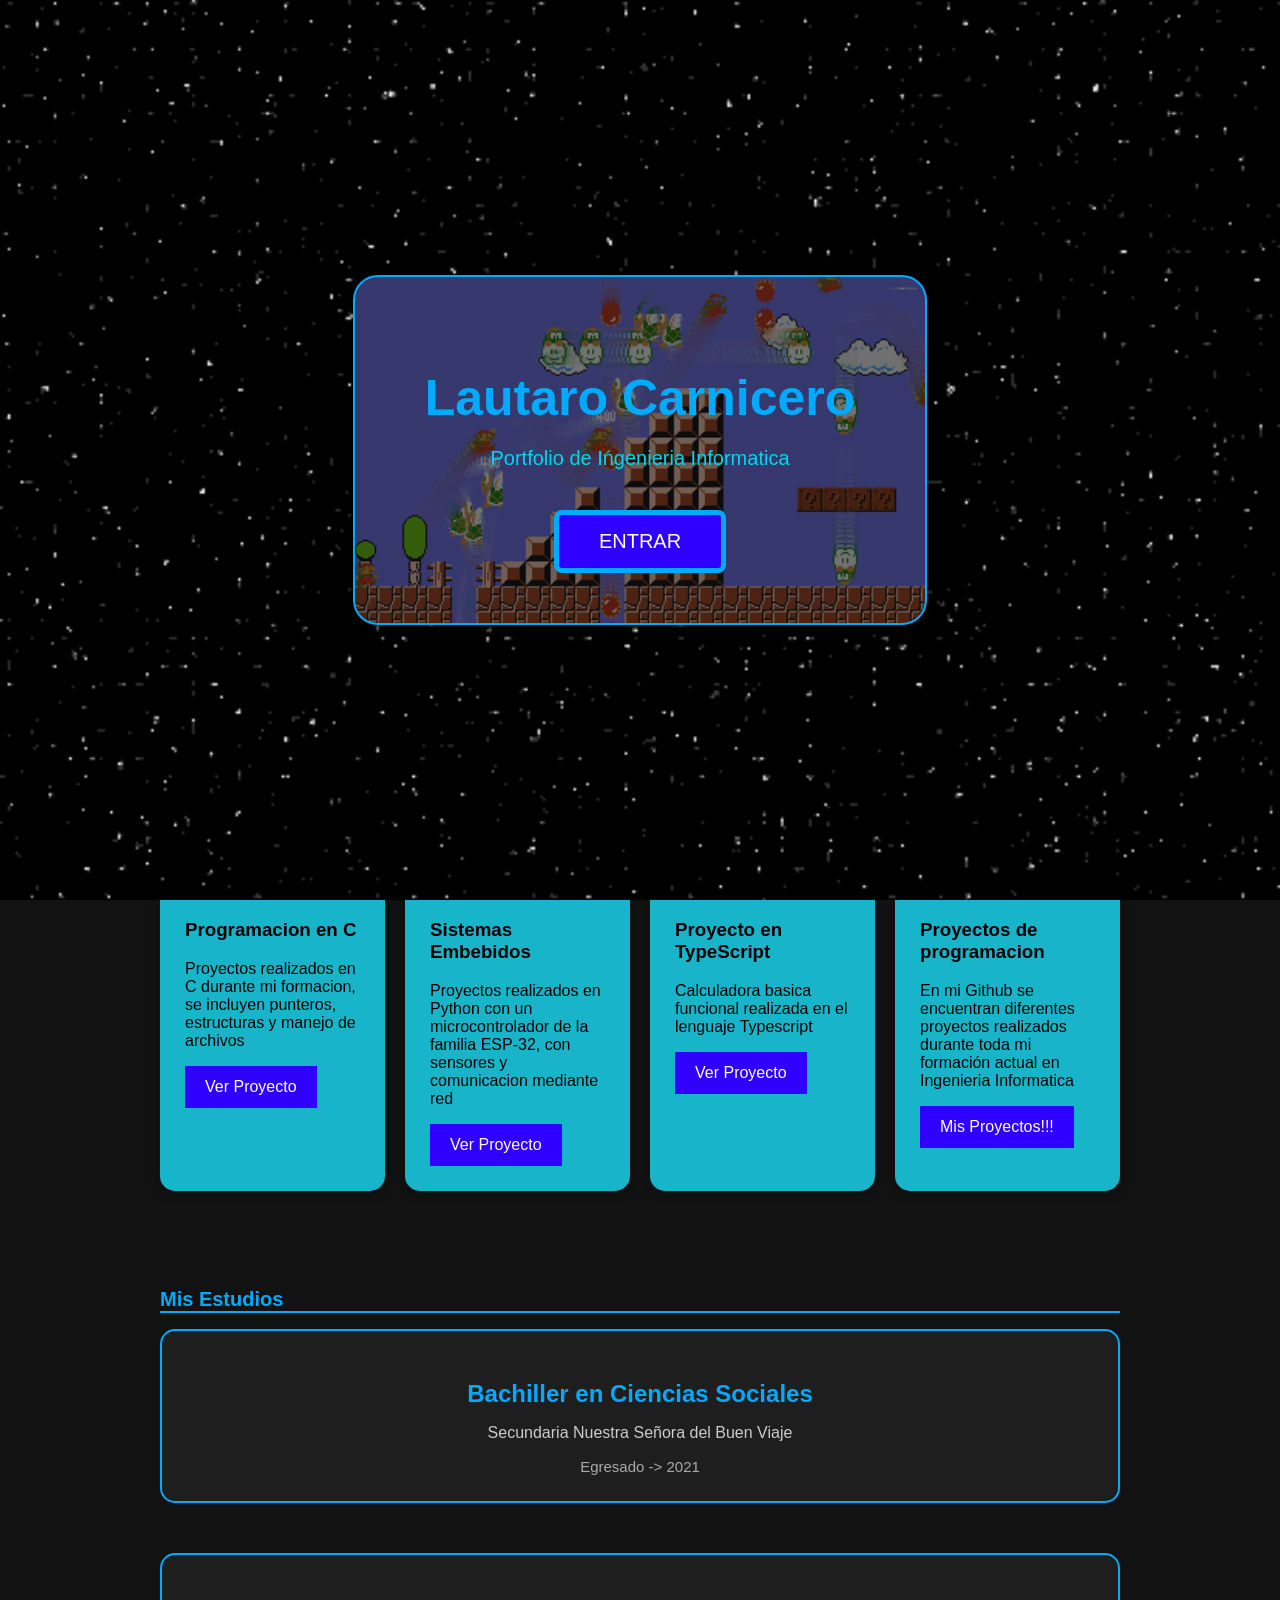
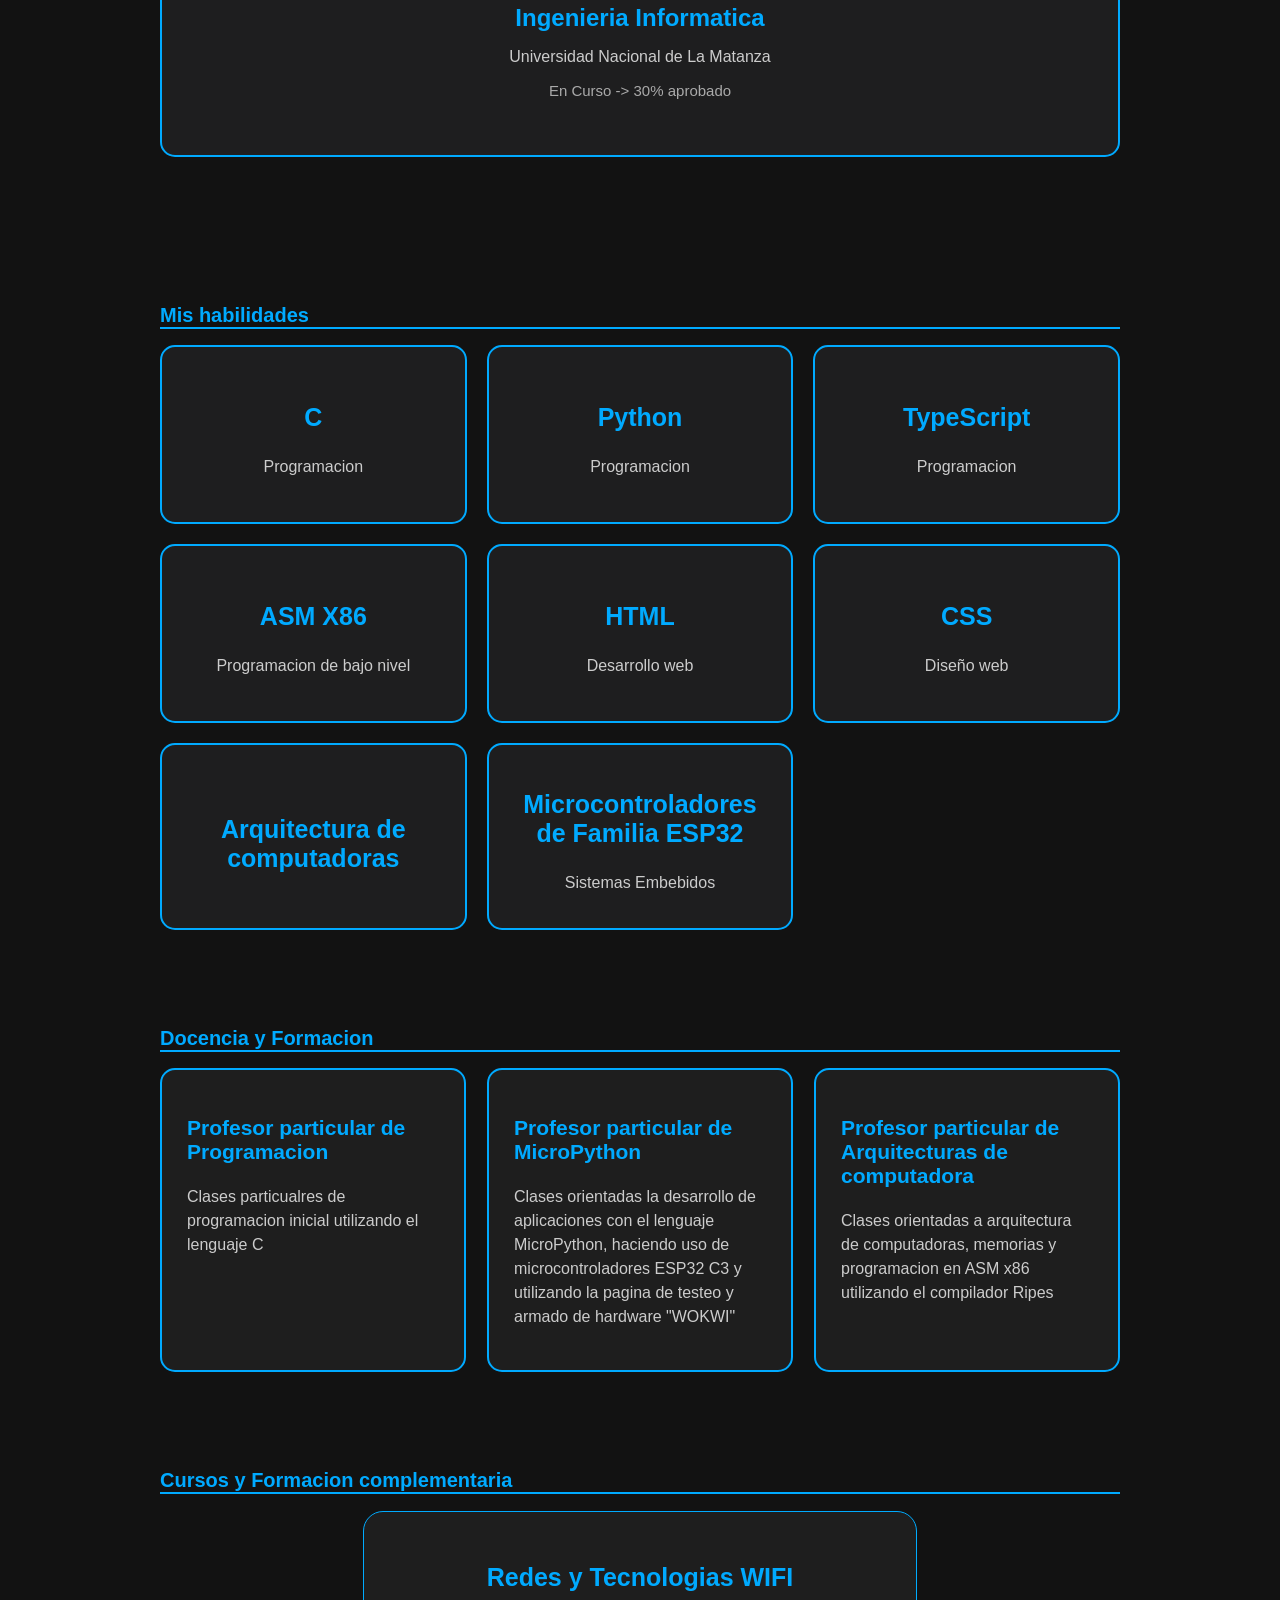
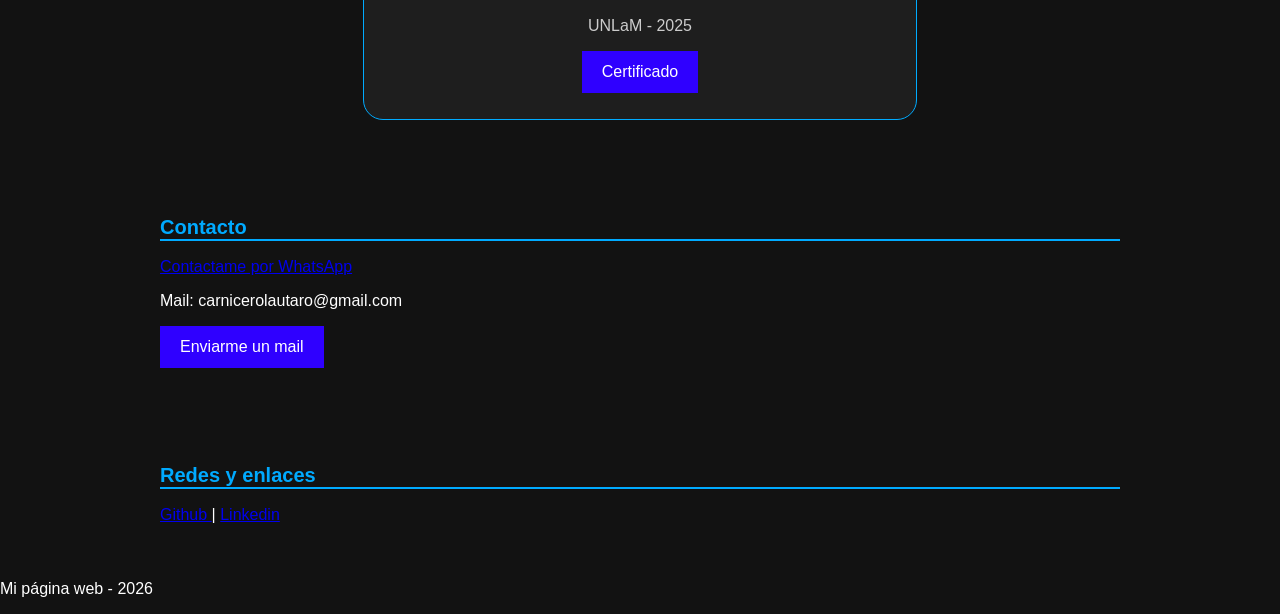
<file: index.html>
<!DOCTYPE html> 



<html lang="es">

    

    <head>
        <meta charset = "UTF-8">

        <meta name="viewport" content="width=device-width, initial-scale=1.0">
        
        <title>Portfolio de Lautaro</title>

        <link rel="stylesheet" href="style.css">
        
    </head>

    <body class="intro-activa">

        <div id="intro">

            <div class="intro-cont">

                <h2>Lautaro Carnicero</h2>

                <p>Portfolio de Ingenieria Informatica</p>

                <button id="entranding">ENTRAR</button>

            </div>


        </div>

        <header>
            <h1>Portfolio de Lautaro Carnicero</h1>

            <nav>
                <div class="menu-sobre-mi">

                    <a href="#Sobre-mi">Sobre mi</a>

                    <div class="submenu">

                        <a href="informacion.html">
                            Mi Informacion
                        </a>

                        <a href="presentacion.html">
                            Carta de Presentacion
                        </a>

                    </div>

                </div>
                <a href="#Proyectos">Proyectos</a> 
                <a href="#Estudios">Estudios</a> 
                <a href="#Habilidades">Habilidades</a> 

                <div class="menu-sobre-mi">

                    <a href="#Exp">Experiencia</a>

                    <div class="submenu">

                        <a href="freelance.html">
                            Experiencia Freelance
                        </a>

                        <a href="profesional.html">
                            Experiencia profesional
                        </a>

                    </div>
                </div>
                    
                <a href="#Cursos">Cursos</a> 
                <a href="#Contacto">Contacto</a> 
                <a href="#Redes">Redes</a> 
                <a href="cv.pdf"  target="_blank">Ver mi CV</a>
            </nav>

            <button id="modoco">Modo claro</button>

        </header>

        <main>
            <section id="Sobre-mi" class="hero">
                <h2>Hola, soy Lautaro :) </h2>
                <h3>Estudiante de Ingeniería en Informática (UNLaM)</h3>
                <p>
                    Tengo conocimientos de programación en lenguajes tales como <strong>C</strong>, <strong>TypeScript</strong>, <strong>Python</strong>, <strong>ASM(X86)</strong> y <strong>CSS</strong>
                </p>

                <p>
                    Personalmente me encuentro interesado en desarrollarme en <strong>desarrollo de software</strong>, <strong>backend</strong> y <strong>sistemas embebidos</strong>
                </p>

                <p>
                    Me destaco por mi capacidad de aprendizaje, responsabilidad y compromiso
                </p>

                <div class="hero-botones">

                    <a href="#Proyectos">
                        <button>Ver mis proyectos</button>
                    </a>

                    <a href="#Contacto">
                        <button>Contactarme</button>
                    </a>

                </div>
                
            </section>

            <section id="Proyectos">
                <h2>Mis Proyectos</h2>

                <div class="contenedor-proyectos">

                    <article class="tarjeta">

                        <h3>Programacion en C</h3>
                        <p>
                            Proyectos realizados en C durante mi formacion,
                            se incluyen punteros, estructuras y manejo de 
                            archivos
                        </p>

                        <a href="https://github.com/Lautii0x0109/Codigos" target="_blank">

                            <button>Ver Proyecto</button>

                        </a>

                    </article>

                    <article class="tarjeta">

                        <h3>Sistemas Embebidos</h3>

                        <p>
                            Proyectos realizados en Python con un microcontrolador
                            de la familia ESP-32, con sensores y comunicacion
                            mediante red
                        </p>
                            

                        <a href="https://github.com/Lautii0x0109/Radar-ESP32-MQTT" target="_blank">

                            <button>Ver Proyecto</button>

                        </a>
                        
                    </article>

                    <article class="tarjeta">

                        <h3>Proyecto en TypeScript</h3>

                        <p>
                            Calculadora basica funcional realizada en el lenguaje Typescript
                        </p>
                            

                        <a href="https://github.com/Lautii0x0109/C-digos-TypeScript-JavaScript/blob/main/Calculadora2.ts" target="_blank">

                            <button>Ver Proyecto</button>

                        </a>
                        
                    </article>

                    <article class="tarjeta">

                    <h3>Proyectos de programacion</h3>

                    <p>
                        En mi Github se encuentran diferentes proyectos
                        realizados durante toda mi formación actual en 
                        Ingenieria Informatica
                    </p>

                    <a href="https://github.com/Lautii0x0109" target="_blank">
                    <button>Mis Proyectos!!!</button>

                    </a>

                </article>

                </div>
                
                
              

            </section>

            <section id="Estudios">
                <h2>Mis Estudios</h2>
                
                <div class="contenedor-estudio">

                    <h3>Bachiller en Ciencias Sociales</h3>

                    <p>Secundaria Nuestra Señora del Buen Viaje</p>
                    <span>Egresado -> 2021</span>

                </div>

                <div class="contenedor-estudio">

                    <h3>Ingenieria Informatica</h3>

                    <p>Universidad Nacional de La Matanza</p>
                    <span>En Curso -> 30% aprobado</span>
                    <div class="progreso">

                        <div class="barra-progreso"></div>

                    </div>

                </div>

            </section>

            <section id="Habilidades">


                <h2>Mis habilidades</h2>

                <div class="contenedor-Habilidades">

                    <div class="Habilidad Habilidad-C">
                        <h3>C</h3>
                        <p>Programacion</p>
                    </div>

                    <div class="Habilidad Habilidad-Py">
                        <h3>Python</h3>
                        <p>Programacion</p>
                    </div>
                        
                    <div class="Habilidad Habilidad-Ts">
                        <h3>TypeScript</h3>
                        <p>Programacion</p>
                    </div>
                        
                    <div class="Habilidad Habilidad-ASM">
                        <h3>ASM X86</h3>
                        <p>Programacion de bajo nivel</p>
                    </div>
                        
                    <div class="Habilidad Habilidad-HTML">
                        <h3>HTML</h3>
                        <p>Desarrollo web</p>
                    </div>
                        
                    <div class="Habilidad Habilidad-CSS">
                        <h3>CSS</h3>
                        <p>Diseño web</p>
                    </div>

                    <div class="Habilidad Habilidad-Arq">
                        <h3>Arquitectura de computadoras</h3>
                    </div>
                        
                    <div class="Habilidad Habilidad-Sis">
                        <h3>Microcontroladores de Familia ESP32</h3>
                        <p>Sistemas Embebidos</p>
                    </div>    

                </div>
            </section>

            <section id="Exp">

                <h2>Docencia y Formacion</h2>

                <div class="contenedor-experiencia">

                    <article class="tarjeta-experiencia">

                        <h3>Profesor particular de Programacion</h3>

                        <p>
                            Clases particualres de programacion inicial
                            utilizando el lenguaje C
                        </p>

                    </article>
                    
                    <article class="tarjeta-experiencia">

                        <h3>Profesor particular de MicroPython</h3>

                        <p>
                            Clases orientadas la desarrollo de aplicaciones
                            con el lenguaje MicroPython, haciendo uso de
                            microcontroladores ESP32 C3 y utilizando la pagina 
                            de testeo y armado de hardware "WOKWI"
                        </p>

                    </article>

                    <article class="tarjeta-experiencia">

                        <h3>Profesor particular de Arquitecturas de computadora</h3>

                        <p>
                            Clases orientadas a arquitectura de computadoras,
                            memorias y programacion en ASM x86 utilizando el
                            compilador Ripes
                        </p>

                    </article>

                </div>        


            </section>

            <section id="Cursos">

                <h2>Cursos y Formacion complementaria</h2>

                <div class="tarjeta-curso">

                    <h3>Redes y Tecnologias WIFI</h3>

                    <p> UNLaM - 2025</p>

                    <a href="c.pdf", target="_blank">
                        <button>Certificado</button>
                    </a>

                </div>

            </section>


            <section id="Contacto">
                <h2>Contacto</h2>

                <a href="https://wa.me/5491128313613" target="_blank">
                    <p>Contactame por WhatsApp</p>
                </a>
                <p>Mail: carnicerolautaro@gmail.com</p>

                <a href="https://mail.google.com/mail/?view=cm&fs=1&to=carnicerolautaro@gmail.com" target="_blank">
                    <button>Enviarme un mail</button>

                </a>

            </section>

            <section id="Redes">

                <h2>Redes y enlaces</h2>

                <a href="https://github.com/Lautii0x0109" target="_blank">
                    Github
                </a>

                <span> | </span>

                <a href="https://www.linkedin.com/in/lautaro-manuel-carnicero-garcia-23a20a405/" target="_blank">
                    Linkedin
                </a>

            </section>

        </main>

        <footer>

            <p>Mi página web - 2026</p>

        </footer>

        <script src="funciones.js"></script>

    </body>


</html>
</file>
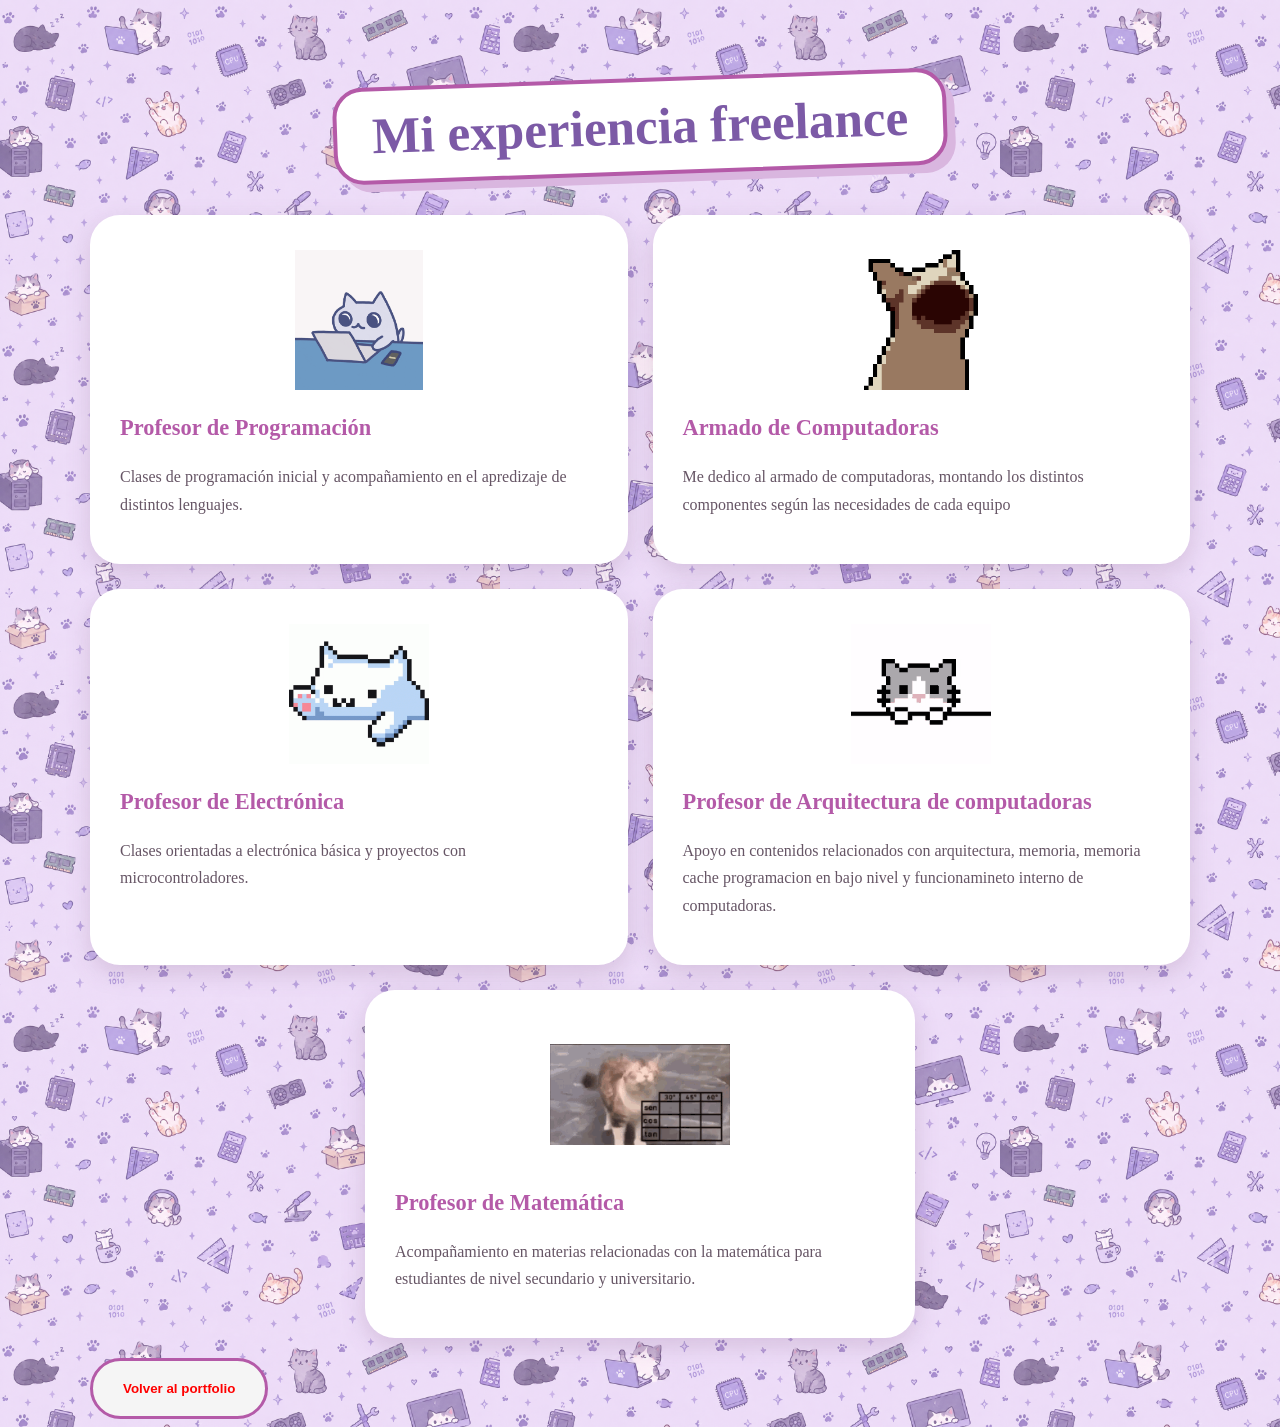
<file: freelance.html>
<!DOCTYPE html>

<html lang="es">

    <head>

        <meta charset="UTF-8">
        <meta name="viewport" content="width=device-width, initial-scale=1.0">

        <title>Experiencia Freelance</title>

        <link rel="stylesheet" href="freelance.css">

    </head>

    <body>


        <header>

            <h1>Mi experiencia freelance</h1>

        </header>



        <main>
            
            <section>

                

                <div class="materias">

                    <article class="materia">

                        <div class="gato">

                            <img src="gato_programacion.gif" alt="Gatito Programando">

                        </div>

                        <h3>Profesor de Programación</h3>

                        <p>
                            Clases de programación inicial y acompañamiento en el
                            apredizaje de distintos lenguajes.
                        </p>

                    </article>

                    <article class="materia">

                        <div class="gato">

                            <img src="gatoo.gif"
                                alt="Gatito armando una computadora">

                        </div>

                        <h3>
                            Armado de Computadoras
                        </h3>

                        <p>
                            Me dedico al armado de computadoras,
                            montando los distintos componentes según las necesidades
                            de cada equipo
                        </p>

                    </article>

                    <article class="materia">
                        
                        <div class="gato">

                            <img src="gato_electronica.gif" alt="Gatito Electronico">

                        </div>

                        <h3>Profesor de Electrónica</h3>

                        <p>
                            Clases orientadas a electrónica básica y 
                            proyectos con microcontroladores.
                        </p>

                    </article>

                    <article class="materia">

                        <div class="gato">

                            <img src="gato_arq.gif" alt="Gatito Arquitecto">

                        </div>

                        <h3>Profesor de Arquitectura de computadoras</h3>

                        <p>
                            Apoyo en contenidos relacionados con arquitectura, memoria, memoria cache
                            programacion en bajo nivel y funcionamineto interno de computadoras.
                        </p>

                    </article>

                    <article class="materia">

                        <div class="gato">

                            <img src="gato_matematica.gif" alt="Gatito Matematico">

                        </div>

                        <h3>Profesor de Matemática</h3>

                        <p>
                            Acompañamiento en materias relacionadas con la matemática para
                            estudiantes de nivel secundario y universitario.
                        </p>

                    </article>

                </div>

            </section>

            
            <a href="index.html">
                <button>Volver al portfolio</button>
            </a>

        </main>


    </body>

   


</html>
</file>
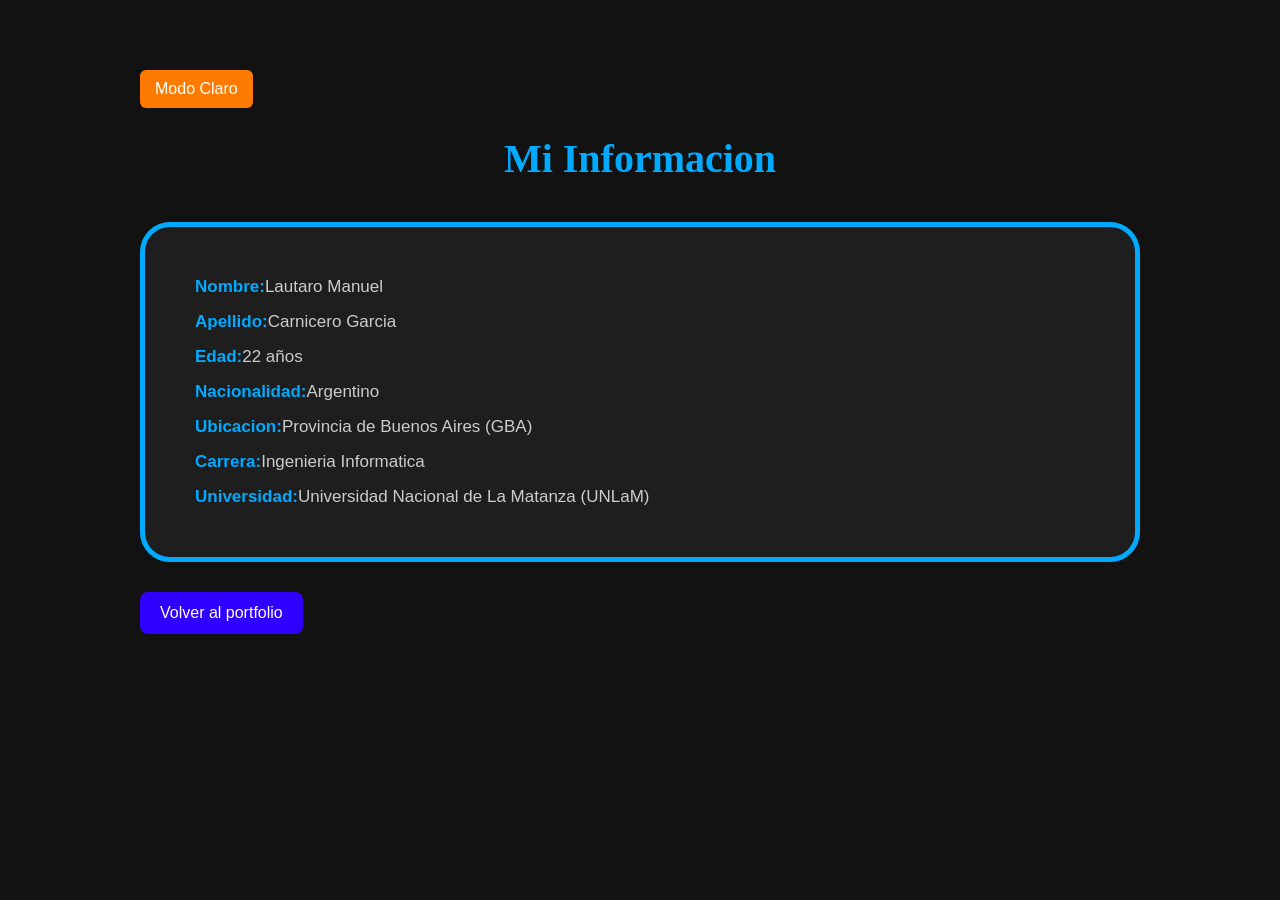
<file: informacion.html>
<!DOCTYPE html>

<html lang="es">

    <head>
        <meta charset="UTF-8">

        <meta name="viewport" content="width=device-width, initial-scale=1.0">

        <title>Mi información</title>

        <link rel="stylesheet" href="informacion.css">
    </head>

    <body>
        <main>
        
            <button id="modoco">Modo Claro</button>

            <h1>Mi Informacion</h1>

            <section>

                <p id="nombre" class="dato"><strong>Nombre:</strong>Lautaro Manuel</p>
                <p id="apellido" class="dato"><strong>Apellido:</strong>Carnicero Garcia</p>
                <p id="edad" class="dato"><strong>Edad:</strong>22 años</p>
                <p id="nac" class="dato"><strong>Nacionalidad:</strong>Argentino</p>
                <p id="ubi" class="dato"><strong>Ubicacion:</strong>Provincia de Buenos Aires (GBA)</p>
                <p id="car" class="dato"><strong>Carrera:</strong>Ingenieria Informatica</p>
                <p id="uni" class="dato"><strong>Universidad:</strong>Universidad Nacional de La Matanza (UNLaM)</p>

            </section>

            <a href="index.html">
                <button>Volver al portfolio</button>
            </a>

        </main>

        <script src="funciones.js"></script>
        <script src="Secrets.js"></script>

    </body>

</html>
</file>
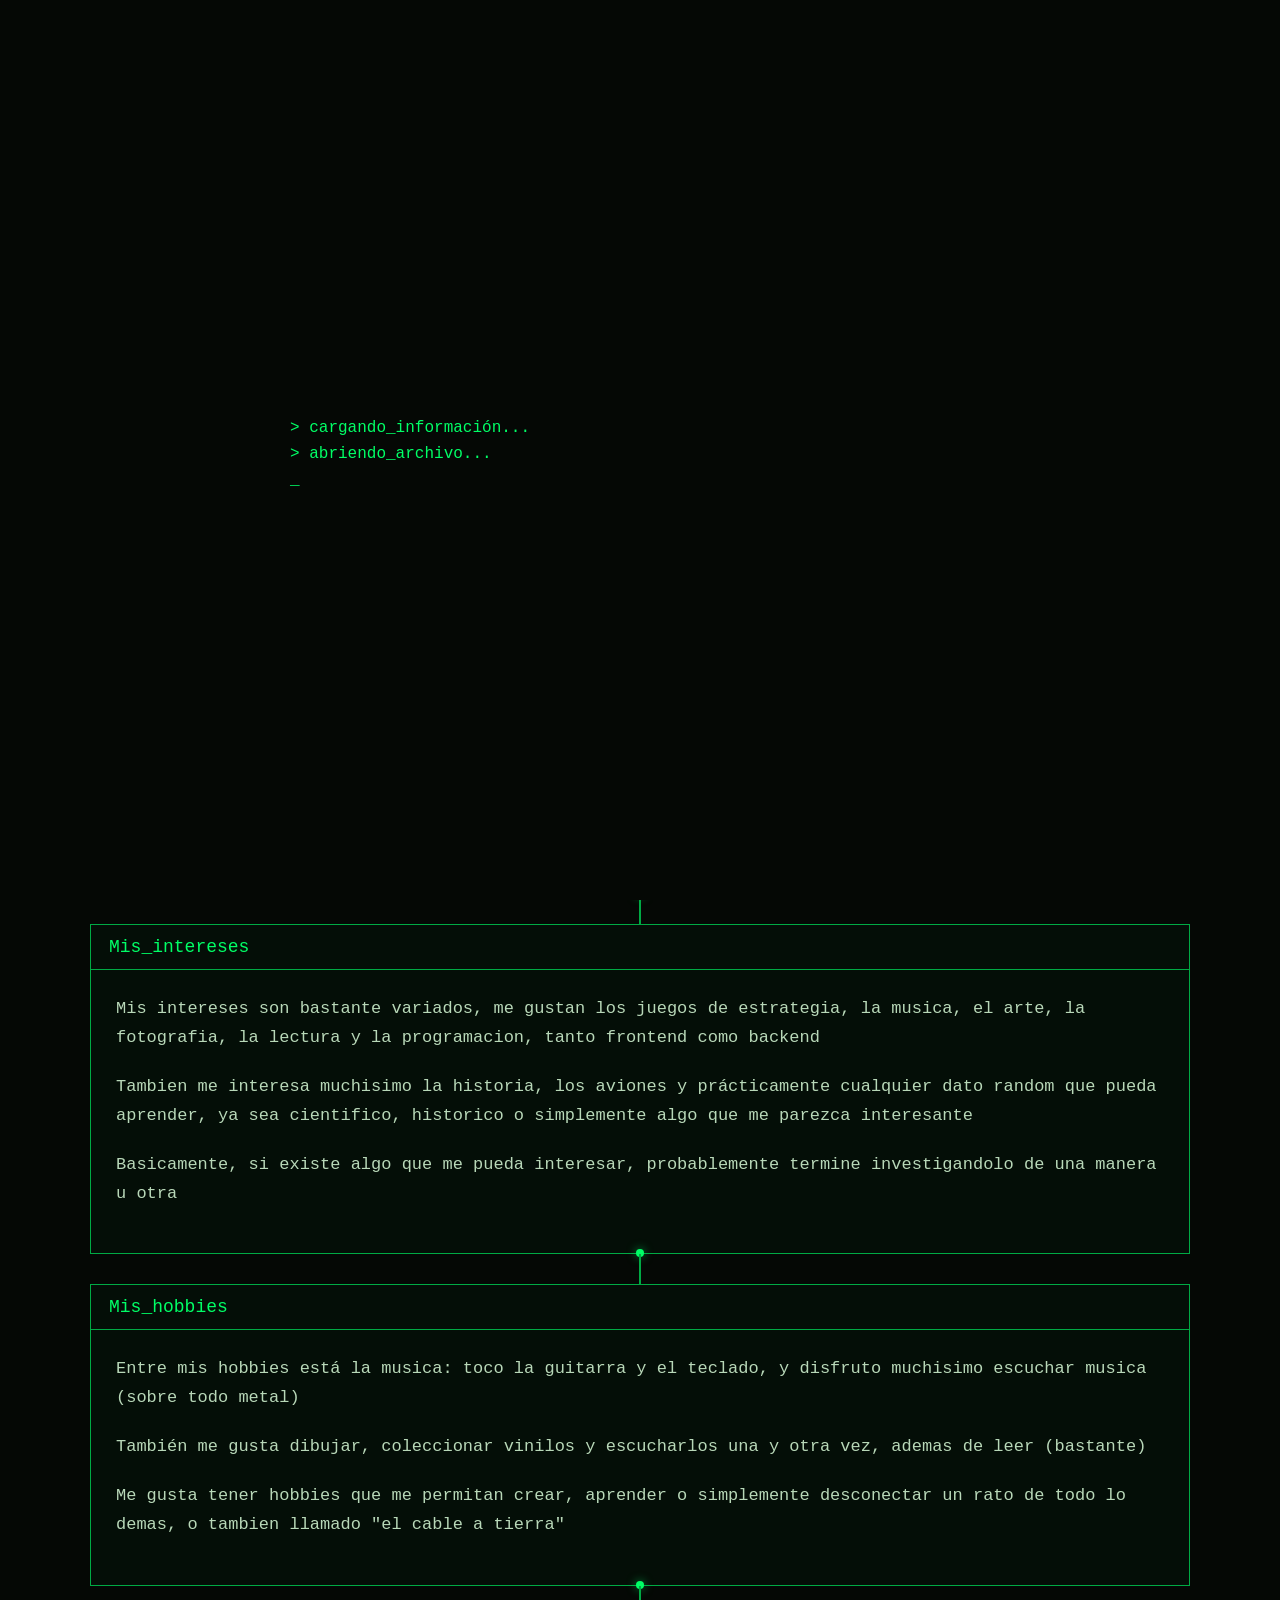
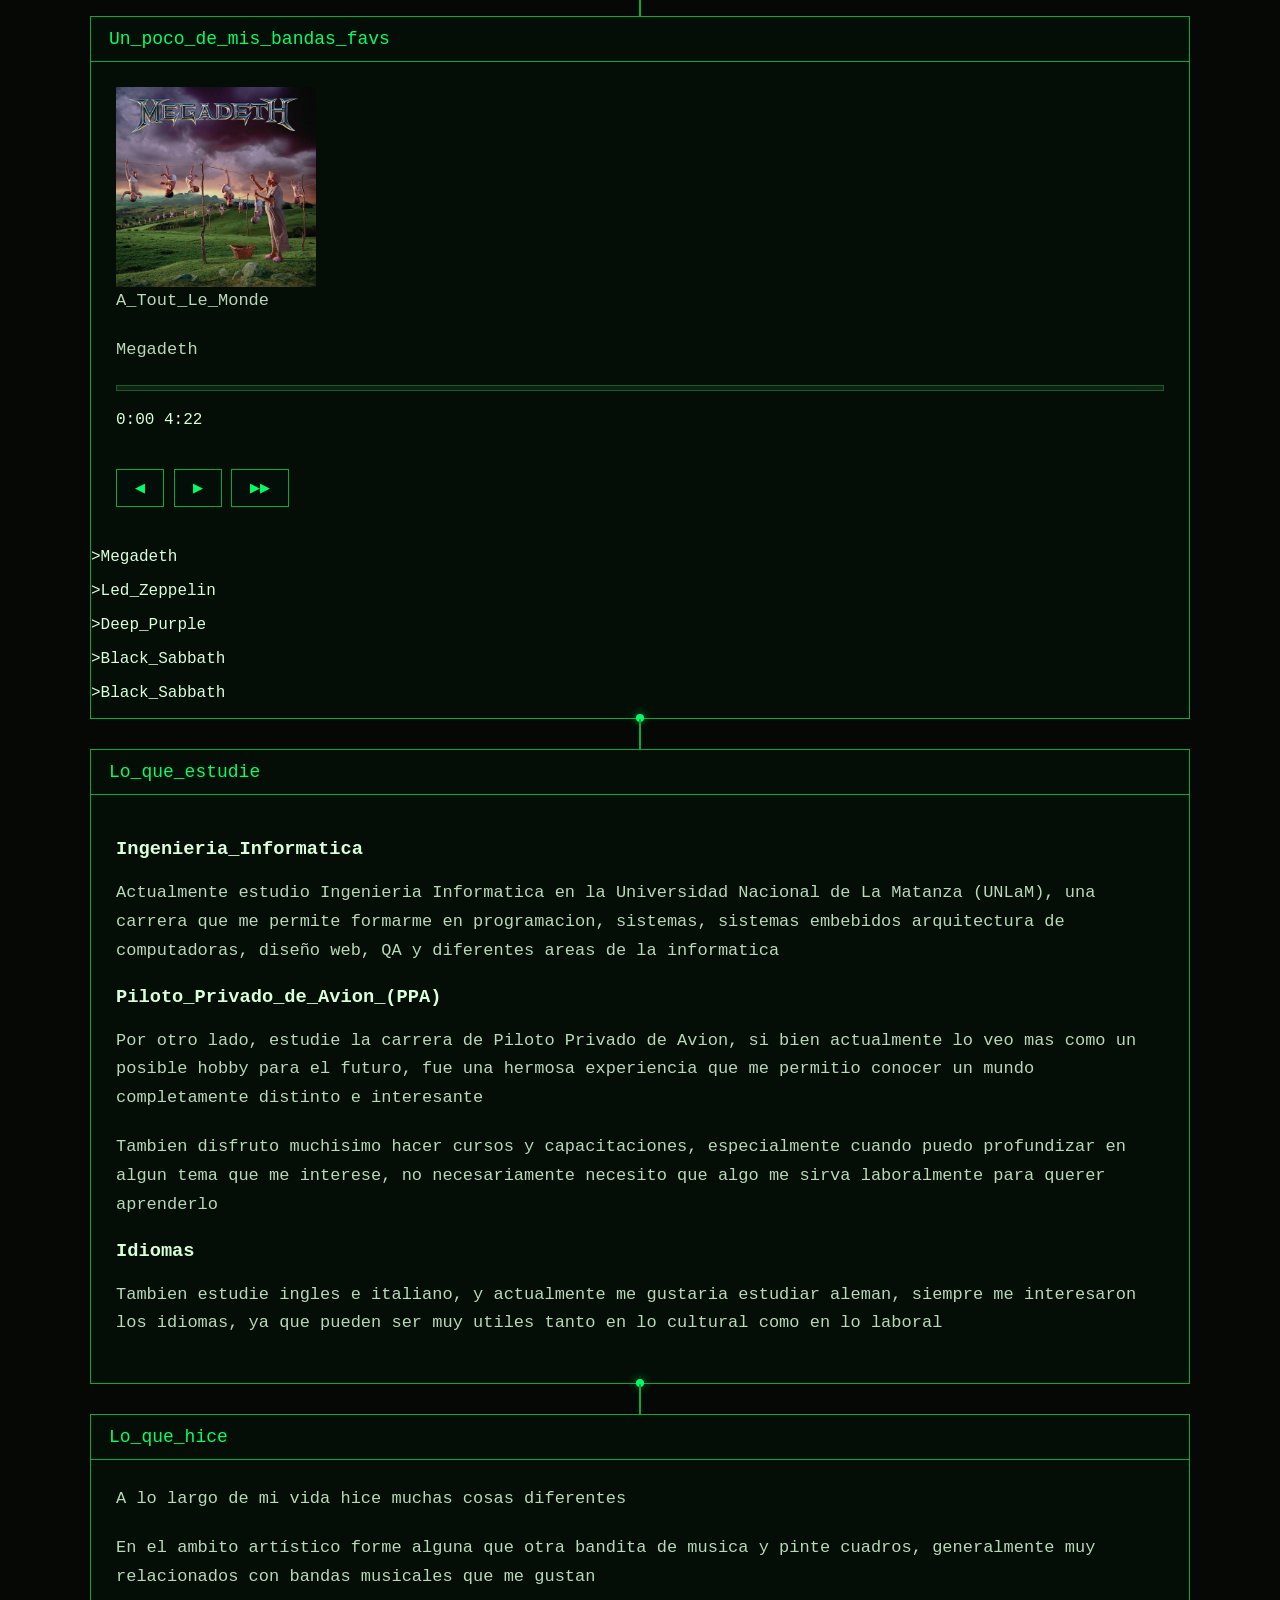
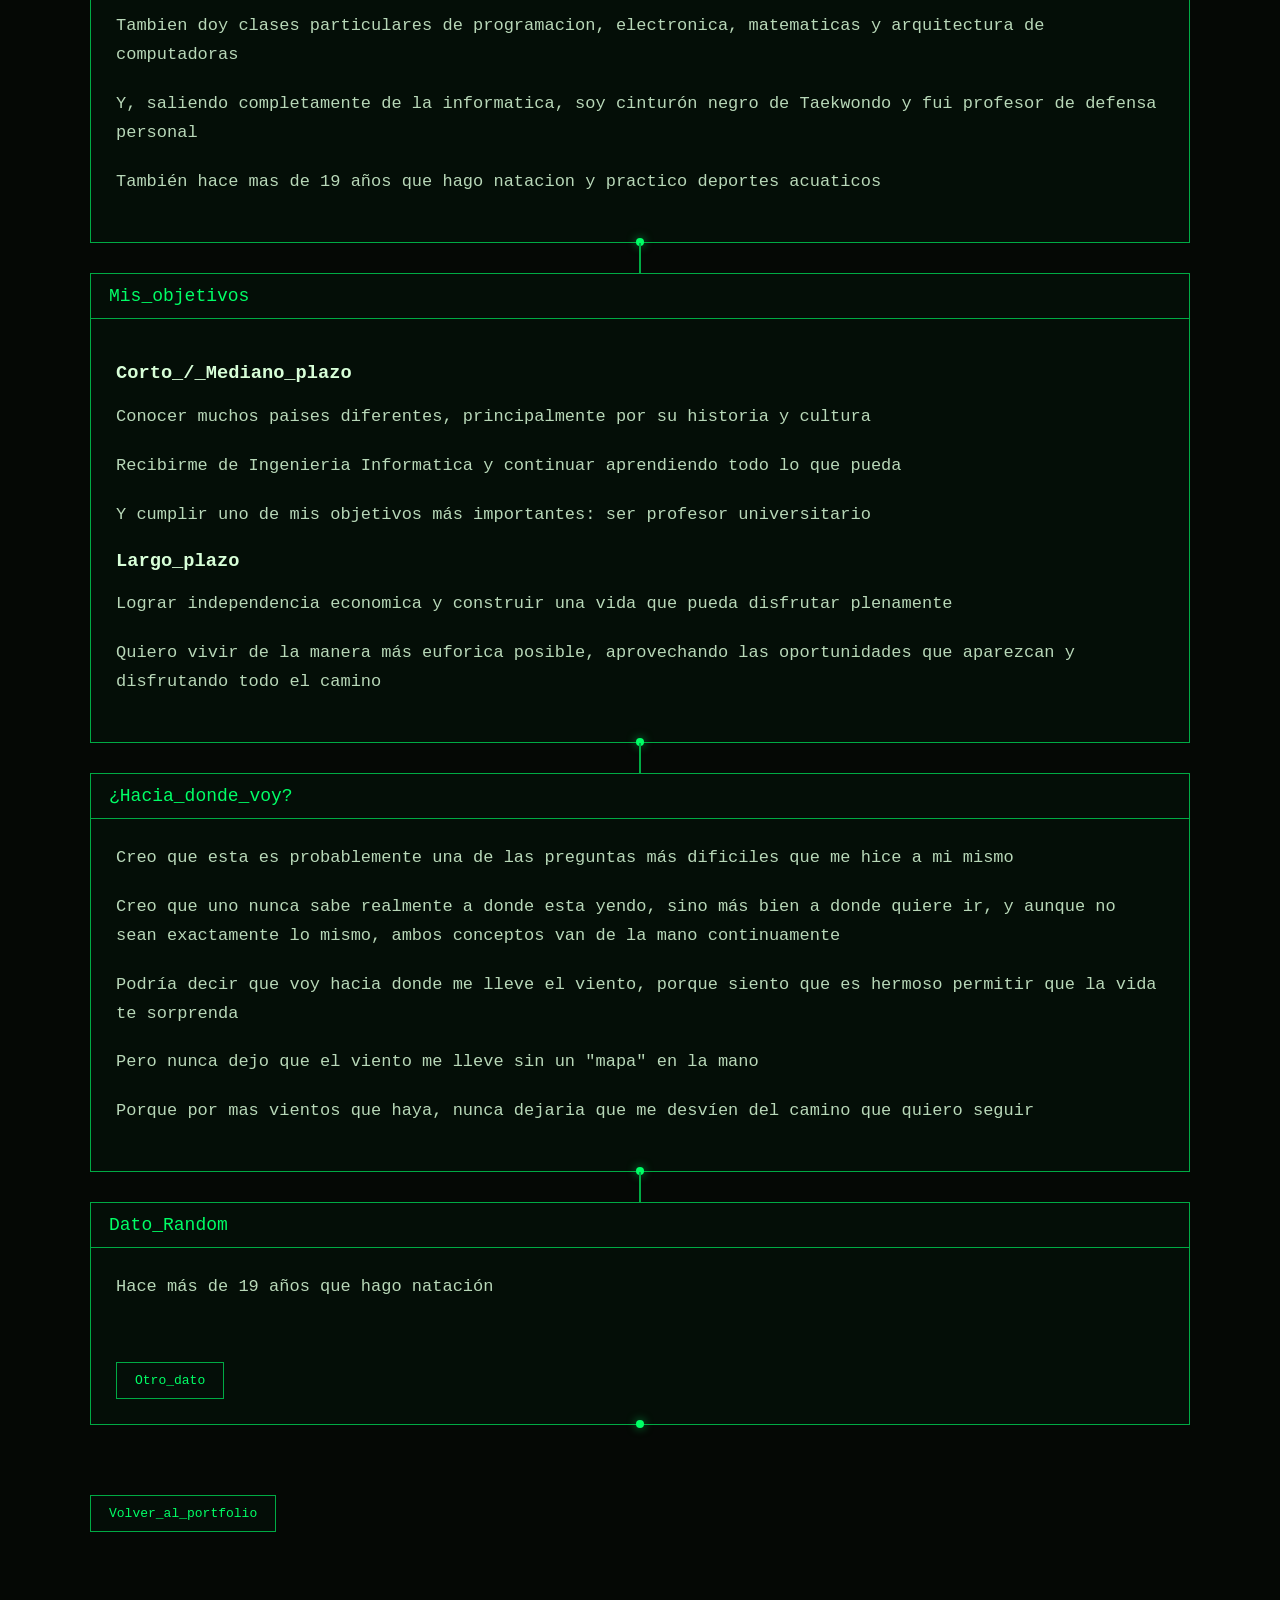
<file: presentacion.html>
<!DOCTYPE html>

<html lang="es">

    <head>

        <meta charset="UTF-8">

        <meta name="viewport" content="width=device-width, initial-scale=1.0">

        <title>Presentacion - Lautaro</title>

        <link rel="stylesheet" href="presentacion.css">

    </head>

    <body>

        <div id="pantalla_inicio">

            <div class="terminal_inicio">

                <p>> cargando_información...</p>

                <p>> abriendo_archivo...</p>
                <span class="cursor">_</span>

            </div>

        </div>

        <main>

            <header>

                <p class="codigo">/presentacion:</p>

                <h1>Hola soy Lautaro</h1>

                <p class="descripcion">

                    estudiante de ingenieria informatica

                </p>

                <nav>
                    <a href="#quien_soy">Sobre_mi</a>
                    <a href="#como_soy">Como_soy</a>
                    <a href="#intereses">Intereses</a>
                    <a href="#hobbies">Hobbies</a>
                    <a href="#estudios">Estudios</a>
                    <a href="#hice">Lo_que_hice</a>
                    <a href="#objetivos">Objetivos</a>
                    <a href="#voy">Hacia_donde_voy</a>
                </nav>

            </header>

            <div class="contenido">

                <section class="tarjeta">

                    <div id="quien_soy" class="tarjeta_titulo">
                        ¿Quien_soy?
                    </div>

                    <div class="tarjeta_contenido">

                        <p>
                            Holaa, me llamo Lautaro Manuel Carnicero Garcia, me dicen Lauti,
                            tengo 22 años y soy estudiante de Ingenieria Informatica
                        </p>

                        <p>
                            Actualmente me encuentro formandome en el universo de la
                            informatica, descubriendo continuamente nuevas areas y
                            tecnologias que despiertan mi interes por la carrera
                        </p>


                    </div>

                </section>

                <section class="tarjeta">

                    <div id="como_soy" class="tarjeta_titulo">
                        ¿Como_soy?
                    </div>

                    <div class="tarjeta_contenido">

                        <p>
                            Soy un chico bastante empatico y muy lanzado. Tengo mucho
                            sentido del humor y suelo estar haciendo algun chiste o
                            intentando sacarle una sonrisa a los demás
                        </p>

                        <p>
                            Tambien soy bastante perfeccionista con <strong>TODO</strong>
                            lo que hago, cuando algo me interesa, me gusta hacerlo de la
                            mejor manera posible y prestar atencion continuamente,
                            incluso a los pequeños detalles
                        </p>

                    </div>

                </section>

                <section class="tarjeta">

                    <div id="intereses" class="tarjeta_titulo">
                        Mis_intereses
                    </div>

                    <div class="tarjeta_contenido">

                        <p>
                            Mis intereses son bastante variados, me gustan los
                            juegos de estrategia, la musica, el arte, la fotografia, la lectura
                            y la programacion, tanto frontend como backend
                        </p>

                        <p>
                            Tambien me interesa muchisimo la historia, los aviones
                            y prácticamente cualquier dato random que pueda aprender,
                            ya sea cientifico, historico o simplemente algo que me
                            parezca interesante
                        </p>

                        <p>
                            Basicamente, si existe algo que me pueda interesar,
                            probablemente termine investigandolo de una manera u otra
                        </p>

                    </div>

                </section>

                <section class="tarjeta">

                    <div id="hobbies" class="tarjeta_titulo">
                        Mis_hobbies
                    </div>

                    <div class="tarjeta_contenido">

                        <p>
                            Entre mis hobbies está la musica: toco la guitarra y
                            el teclado, y disfruto muchisimo escuchar musica
                            (sobre todo metal)
                        </p>

                        <p>
                            También me gusta dibujar, coleccionar vinilos y
                            escucharlos una y otra vez, ademas de leer (bastante)
                        </p>

                        <p>
                            Me gusta tener hobbies que me permitan crear, aprender
                            o simplemente desconectar un rato de todo lo demas,
                            o tambien llamado "el cable a tierra"
                        </p>

                    </div>

                </section>

               <section class="tarjeta" id="musica">

                    <div class="tarjeta_titulo">
                        Un_poco_de_mis_bandas_favs
                    </div>

                    <div class="tarjeta_contenido reproductor">

                        <div class="album">

                            <div class="album_imagen">

                                <img id="portada" src="youthanasia.jpg" alt="Portada del álbum">

                            </div>

                        </div>


                        <div class="informacion_musica">

                            <p class="cancion" id="nombre_cancion">
                                A_Tout_Le_Monde
                            </p>

                            <p class="artista" id="nombre_artista">
                                Megadeth
                            </p>


                            <audio id="audio">

                                <source
                                    src="megadeth.mp3"
                                    type="audio/mpeg">

                            </audio>


                            <div class="barra_musica">

                                <div
                                    class="progreso"
                                    id="progreso">
                                </div>

                            </div>


                            <div class="tiempo">

                                <p>   </p>

                                <span id="tiempo_actual">
                                    00:00
                                </span>

                                <span id="tiempo_total">
                                    00:00
                                </span>

                            </div>


                            <div class="controles">

                                <button id="anterior">
                                    ◀
                                </button>

                                <button id="reproducir">
                                    ▶
                                </button>

                                <button id="siguiente">
                                    ▶▶
                                </button>

                            </div>

                        </div>

                    </div>


                    <div class="playlist">

                        <div class="cancion_lista activa" data-cancion="0">
                            <p> >Megadeth</p>
                        </div>

                        <div class="cancion_lista" data-cancion="1">
                            <p> >Led_Zeppelin</p>
                        </div>

                        <div class="cancion_lista" data-cancion="2">
                            <p> >Deep_Purple</p>
                        </div>

                        <div class="cancion_lista" data-cancion="3">
                            <p> >Black_Sabbath</p>
                        </div>

                        <div class="cancion_lista" data-cancion="4">
                            <p> >Black_Sabbath</p>
                        </div>

                    </div>

                </section>

                <section class="tarjeta">

                    <div id="estudios" class="tarjeta_titulo">

                        Lo_que_estudie

                    </div>

                    <div class="tarjeta_contenido">

                        <h3>Ingenieria_Informatica</h3>

                        <p>
                            Actualmente estudio Ingenieria Informatica en la
                            Universidad Nacional de La Matanza (UNLaM), una carrera que
                            me permite formarme en programacion, sistemas, sistemas embebidos
                            arquitectura de computadoras, diseño web, QA y diferentes areas
                            de la informatica
                        </p>

                        <h3>Piloto_Privado_de_Avion_(PPA)</h3>

                        <p>
                            Por otro lado, estudie la carrera de Piloto Privado
                            de Avion, si bien actualmente lo veo mas como un
                            posible hobby para el futuro, fue una hermosa experiencia
                            que me permitio conocer un mundo completamente distinto
                            e interesante
                        </p>

                        <p>
                            Tambien disfruto muchisimo hacer cursos y capacitaciones,
                            especialmente cuando puedo profundizar en algun tema
                            que me interese, no necesariamente necesito que algo
                            me sirva laboralmente para querer aprenderlo
                        </p>

                        <h3>Idiomas</h3>

                        <p>
                            Tambien estudie ingles e italiano, y actualmente me gustaria estudiar aleman,
                            siempre me interesaron los idiomas, ya que pueden ser muy utiles 
                            tanto en lo cultural como en lo laboral
                        </p>

                    </div>

                </section>

                <section class="tarjeta">

                    <div id="hice" class="tarjeta_titulo">
                        Lo_que_hice
                    </div>

                    <div class="tarjeta_contenido">

                        <p>
                            A lo largo de mi vida hice muchas cosas diferentes
                        </p>

                        <p>
                            En el ambito artístico forme alguna que otra bandita
                            de musica y pinte cuadros, generalmente muy relacionados
                            con bandas musicales que me gustan
                        </p>

                        <p>
                            Tambien doy clases particulares de programacion,
                            electronica, matematicas y arquitectura de computadoras
                        </p>

                        <p>
                            Y, saliendo completamente de la informatica, soy
                            cinturón negro de Taekwondo y fui profesor de
                            defensa personal
                        </p>

                        <p>
                            También hace mas de 19 años que hago natacion
                            y practico deportes acuaticos
                        </p>

                    </div>

                </section>

                <section class="tarjeta">

                    <div id="objetivos" class="tarjeta_titulo">
                        Mis_objetivos
                    </div>

                    <div class="tarjeta_contenido">

                        <h3>Corto_/_Mediano_plazo</h3>

                        <p>
                            Conocer muchos paises diferentes, principalmente por
                            su historia y cultura
                        </p>

                        <p>
                            Recibirme de Ingenieria Informatica y continuar
                            aprendiendo todo lo que pueda
                        </p>

                        <p>
                            Y cumplir uno de mis objetivos más importantes:
                            ser profesor universitario
                        </p>

                        <h3>Largo_plazo</h3>

                        <p>
                            Lograr independencia economica y construir una vida
                            que pueda disfrutar plenamente
                        </p>

                        <p>
                            Quiero vivir de la manera más euforica posible,
                            aprovechando las oportunidades que aparezcan y
                            disfrutando todo el camino
                        </p>

                    </div>

                </section>

                <section class="tarjeta">
                    <div id="voy" class="tarjeta_titulo">
                        ¿Hacia_donde_voy?
                    </div>

                    <div class="tarjeta_contenido">

                        <p>
                            Creo que esta es probablemente una de las preguntas
                            más dificiles que me hice a mi mismo
                        </p>

                        <p>
                            Creo que uno nunca sabe realmente a donde esta yendo,
                            sino más bien a donde quiere ir, y aunque no sean
                            exactamente lo mismo, ambos conceptos van de la mano
                            continuamente
                        </p>

                        <p>
                            Podría decir que voy hacia donde me lleve el viento,
                            porque siento que es hermoso permitir que la vida
                            te sorprenda
                        </p>

                        <p>
                            Pero nunca dejo que el viento me lleve sin un "mapa"
                            en la mano
                        </p>

                        <p>
                            Porque por mas vientos que haya,
                            nunca dejaria que me desvíen del camino
                            que quiero seguir
                        </p>

                    </div>

                </section>

                <section class="tarjeta">

                    <div class="tarjeta_titulo">
                        Dato_Random
                    </div>

                    <div class="tarjeta_contenido">

                        <p id="dato_random">
                            Hace más de 19 años que hago natación
                        </p>

                        <button id="nuevo_dato">
                            Otro_dato
                        </button>

                    </div>

                </section>

            </div>

            <a href="index.html">
                <button>Volver_al_portfolio</button>
            </a>

        </main>
            

    </body>

    <script src="presentacion.js" defer></script>


</html>
</file>
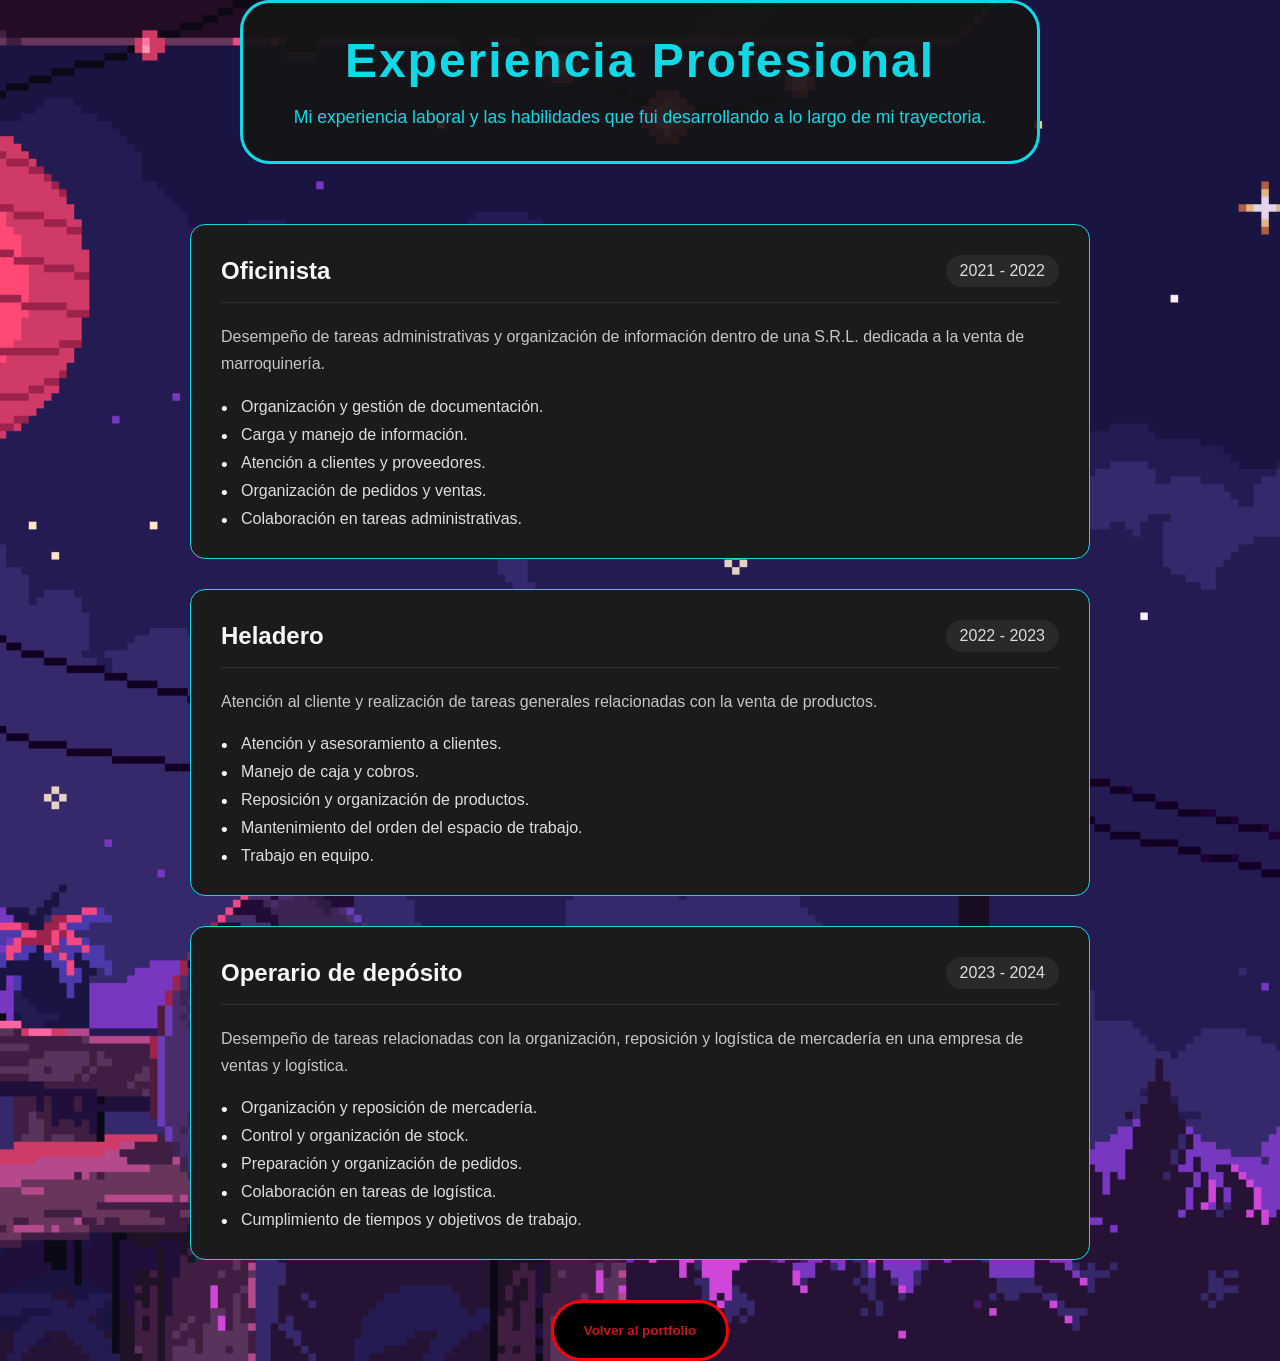
<file: profesional.html>
<!DOCTYPE html>

<html lang="es">

    <head>

        <meta charset="UTF-8">
        <meta name="viewport" content="width=device-width, initial-scale=1.0">

        <title>Experiencia Profesional</title>

        <link rel="stylesheet" href="profesional.css">

    </head>

    <body>

        <header>

            <h1>Experiencia Profesional</h1>

            <p>
                Mi experiencia laboral y las habilidades que fui desarrollando
                a lo largo de mi trayectoria.
            </p>

        </header>


        <main>

            <section class="experiencia">

                <div class="experiencia-titulo">

                    <h2>Oficinista</h2>

                    <span class="periodo">
                        2021 - 2022
                    </span>

                </div>

                <div class="experiencia-contenido">

                    <p>
                        Desempeño de tareas administrativas y organización
                        de información dentro de una S.R.L. dedicada a la
                        venta de marroquinería.
                    </p>

                    <ul>
                        <li>Organización y gestión de documentación.</li>
                        <li>Carga y manejo de información.</li>
                        <li>Atención a clientes y proveedores.</li>
                        <li>Organización de pedidos y ventas.</li>
                        <li>Colaboración en tareas administrativas.</li>
                    </ul>

                </div>

            </section>

            <section class="experiencia">

                <div class="experiencia-titulo">

                    <h2>Heladero</h2>

                    <span class="periodo">
                        2022 - 2023
                    </span>

                </div>

                <div class="experiencia-contenido">

                    <p>
                        Atención al cliente y realización de tareas generales
                        relacionadas con la venta de productos.
                    </p>

                    <ul>
                        <li>Atención y asesoramiento a clientes.</li>
                        <li>Manejo de caja y cobros.</li>
                        <li>Reposición y organización de productos.</li>
                        <li>Mantenimiento del orden del espacio de trabajo.</li>
                        <li>Trabajo en equipo.</li>
                    </ul>

                </div>

            </section>

            <section class="experiencia">

                <div class="experiencia-titulo">

                    <h2>Operario de depósito</h2>

                    <span class="periodo">
                        2023 - 2024
                    </span>

                </div>

                <div class="experiencia-contenido">

                    <p>
                        Desempeño de tareas relacionadas con la organización,
                        reposición y logística de mercadería en una empresa
                        de ventas y logística.
                    </p>

                    <ul>
                        <li>Organización y reposición de mercadería.</li>
                        <li>Control y organización de stock.</li>
                        <li>Preparación y organización de pedidos.</li>
                        <li>Colaboración en tareas de logística.</li>
                        <li>Cumplimiento de tiempos y objetivos de trabajo.</li>
                    </ul>

                </div>

            </section>

        </main>


        <a href="index.html">

            <button>Volver al portfolio</button>
            
        </a>

    </body>

</html>
</file>
<file: style.css>
html
{
    scroll-behavior: smooth;
}

body
{
    background-color: #121212;
    color: white;
    font-family: Arial, sans-serif;
    margin: 0;
}

body.intro-activa
{
    overflow: hidden;
}

h1
{
    color: #00aaff;
    font-size: 40px;
    font-family: "Times New Roman", serif;
}

header
{
    background-color: #1e1e1e;
    text-align: center;
    padding: 10px;
    position:  sticky;
    top: 0;
    z-index: 1000;
}

nav
{
    margin-top: 20px;
    display: flex;
    justify-content: center;
    gap: 25px;
}

nav a
{
    color: white;
    text-decoration: none;
    transition: color  0.10s, border-bottom 0.3s;
    border-bottom: 2px solid transparent;
}

nav a:hover
{
    color: darkviolet;
    border-bottom: 2px solid darkviolet;
}

.menu-sobre-mi
{
    position: relative;
}

.submenu
{
    display: none;
    position: absolute;
    top: 100%;
    left: 50%;
    transform: translateX(-50%);
    background-color: #1e1e1e;
    border: 1px solid #00aaff;
    border-radius: 10px;
    padding: 8px;
    width: 190px;
}

.submenu a
{
    color: white;
    text-decoration: none;
    padding: 10px;
    border-radius: 6px;
    border-bottom: none;
    text-align: left;
}

.submenu a:hover
{
    background-color: #00aaff;
    color:#121212;
    border-bottom: none;
}

.menu-sobre-mi:hover .submenu
{
    
    display: flex;
    flex-direction: column;

}

main
{
    max-width: 1000px;
    margin: auto;
}

.modo-claro
{
    background-color: #f5f5f5;
    color: #222;
}

.modo-claro header
{
    background-color: #d8d5d5;
}

.modo-claro nav a
{
    background-color: transparent;
    color: #222;
}

.modo-claro .tarjeta
{
    background-color: black;
}

.modo-claro .habilidad
{
    background-color: black;
}

.modo-claro .tarjeta p
{
    color: white;
}

.modo-claro .tarjeta h3
{
    color: white;
}

.modo-claro nav
{
    background-color: transparent;
}


.modo-claro nav a:hover
{
    color: darkviolet;
}

.modo-claro .tarjeta-curso
{
    background-color: black;
}

.modo-claro .tarjeta-curso p
{
    color: white;
}

.modo-claro .tarjeta-experiencia
{
    background-color: black;
}

.modo-claro .tarjeta-experiencia p
{
    color: white;
}

#modoco
{
    margin-top: 25px;
    background-color: #ff7b00;
    color: white;
    border: none;
    padding: 10px 10px;
    cursor: pointer;
    font-size: 14px;
}

#modoco:hover
{
    background-color: #00cc1b;
}

section
{
    padding: 40px 20px;
    scroll-margin-top: 220px;
}

h2
{
    color:  #00aaff;
    font-size: 20px;
    border-bottom: 2px solid #00aaff;
}

button
{
    background-color: #2f00ff;
    color: white;
    border: none;
    padding: 12px 20px;
    font-size: 16px;
}

button:hover
{
    background-color: #00f8cc;
    cursor: pointer;
}

.tarjeta
{
    background-color: #18b4c9;
    padding: 25px;
    border-radius: 15px;
    box-shadow: 0 4px 10px rgba(10,10,10,0.4);
    transition: transform 0.3s;
    flex: 10;
}

.tarjeta:hover
{
    transform: translateY(-5px);
}

.tarjeta p
{
    color: black;
}

.tarjeta h3
{
    color: black;
}

.contenedor-proyectos
{
    display: flex;
    gap: 20px;
    flex-wrap: wrap;
}


.contenedor-Habilidades
{
    display: grid;
    gap: 20px;
    grid-template-columns: repeat(3, 1fr);
}

.Habilidad
{
    background-color: #1e1e1f;
    background-size: cover;
    background-position: center;
    padding: 20px;
    border-radius: 15px;
    min-height: 135px;
    display: flex;
    flex-direction: column;
    justify-content: center;
    align-items: center;
    text-align: center;
    border: 2px solid #00aaff;
    transition: transform 0.4s, border-color 0.4s;
}

.Habilidad-C:hover
{
    background-image: linear-gradient(rgba(0,0,0,0.70)), url("gif1.gif");
    background-size: cover;
    background-position: center;
}

.Habilidad-Py:hover
{
   background-image: linear-gradient(rgba(0,0,0,0.70)), url("gif2.gif");
   background-size: cover;
   background-position: center; 
}

.Habilidad-Ts:hover
{
    background-image: linear-gradient(rgba(0,0,0,0.70)), url("gif5.gif");
    background-size: cover;
    background-position: center;
}

.Habilidad-ASM:hover
{
    background-image: linear-gradient(rgba(0,0,0,0.70)), url("gif8.gif");
    background-size: cover;
    background-position: center;
}

.Habilidad-HTML:hover
{
    background-image: linear-gradient(rgba(0,0,0,0.70)), url("gif3.gif");
    background-size: cover;
    background-position: center;
}

.Habilidad-CSS:hover
{
    background-image: linear-gradient(rgba(0,0,0,0.70)), url("gif4.gif");
    background-size: cover;
    background-position: center;
}

.Habilidad-Arq:hover
{
    background-image: linear-gradient(rgba(0,0,0,0.70)), url("gif7.gif");
    background-size: cover;
    background-position: center;
}

.Habilidad-Sis:hover
{
    background-image: linear-gradient(rgba(0,0,0,0.70)), url("gif10.gif");
    background-size: cover;
    background-position: center;
}

.Habilidad:hover
{
    transform: translateY(-5px);
    border-color: white;
}

#Estudios .contenedor-estudio
{
    background-color: #1e1e1f;
    padding: 25px;
    border-radius: 15px;
    border: 2px solid #00aaff;
    text-align: center;
    margin-bottom: 50px;
    box-sizing: border-box;
    transition: transform 0.3s, border-color 0.3s;
}

#Estudios .contenedor-estudio:hover
{
    transform: translateY(-5px);
    border-color: white;
}

#Estudios .contenedor-estudio h3
{
    color: #00aaff;
    font-size: 24px;
    margin-bottom: 15px;
}

#Estudios .contenedor-estudio p
{
    color: #cccccc;
    font-size: 16px;
}

#Estudios .contenedor-estudio span
{
    color: #aaaaaa;
    font-size: 15px;
}

#Estudios .progreso
{
    width: 100%;
    height: 10px;
    background-color: #333;
    border-radius: 10px;
    margin-top: 20px;
    overflow: hidden;
    opacity: 0;
    transition: opacity 0.3s;
}

#Estudios .barra-progreso
{
    width: 30%;
    height: 100%;
    background-color: #00aaff;
    border-radius: 10px;
}

#Estudios .contenedor-estudio:hover .progreso
{
    opacity: 1;
}



.Habilidad h3
{
    color: #00aaff;
    font-size: 25px;
    margin-bottom: 10px;
}

.Habilidad p
{
    color: #cccccc;
}

.hero
{
    text-align: center;
    padding: 80px 20px;
    background-image: url("galaxia.gif");
    background-size: cover;
    background-position: center;
    border-radius: 25px;
    margin-top: 30px;
}

.hero h2
{
    color: #00aaff;
    font-size: 43px;
    margin-bottom: 30px;
    border-bottom: none;
    text-shadow: 0 0 15px #00aaff;
}

.hero h3
{
    color: #00aaff;
    font-size: 25px;
    margin-bottom: 25px;
}

.hero p
{
    max-width: 700px;
    margin: 10px auto;
    color: white;
    line-height: 1.5;
}

.hero-botones
{
    display: flex;
    justify-content: center;
    gap: 20px;
    margin-top: 35px;
}

.tarjeta-curso
{
    background-color: #1e1e1e;
    padding: 26px;
    border-radius: 20px;
    border: 1px solid #00abff;
    text-align: center;
    max-width: 500px;
    margin: auto;
    transition: transform 0.3s;
}

.tarjeta-curso:hover
{
    transform: translateY(-6PX);
}

.tarjeta-curso h3
{
    color: #00aaff;
    font-size: 25px;
}

.tarjeta-curso p
{
    color: #cccccc;
}

.contenedor-experiencia
{
    display: flex;
    gap: 21px;
    flex-wrap: wrap;
}

.tarjeta-experiencia
{
    background-color: #1e1e1e;
    padding: 25px;
    border-radius: 15px;
    border: 2px solid #00aaff;
    flex: 1;
    min-width: 251px;
    transition: transform 0.4s;
}

.tarjeta-experiencia:hover
{
    transform: translateY(-6px);
}

.tarjeta-experiencia h3
{
    color: #00aaff;
    font-size: 21px;
}

.tarjeta-experiencia p
{
    color: #cccccc;
    line-height: 1.5;
}

#intro
{
    position: fixed;
    top: 0;
    left: 0;
    width: 100%;
    height: 100vh;
    background-image: url("galaxia.gif");
    background-size: cover;
    background-position: center;
    display: flex;
    justify-content: center;
    align-items: center;
    z-index: 9999;
    transition: opacity 0.8s ease, transform 0.8s ease;
}

.intro-cont
{
    text-align: center;
    animation: aparecer 1s ease;
    padding: 50px 70px;
    background-image: linear-gradient(rgba(18,18,19,0.60), rgba(18,18,19,0.60)), url("intro.gif");
    background-size: cover;
    background-position: center;
    border: 2px solid #00aaff;
    border-radius: 25px;
    
}

.intro-cont h2
{
    color: #00aaff;
    font-size: 50px;
    border: none;
    margin-bottom: 20px;
}

.intro-cont p
{
    color: #01d5f1;
    font-size: 20px;
    margin-bottom: 40px;
}

#entranding
{
    background-color: #2f00ff;
    color: white;
    border: 5px solid #00aaff;
    padding: 15px 40px;
    font-size: 20px;
    cursor: pointer;
    border-radius: 8px;
    transition: transform 0.3s, background-color 0.3s;
}

#entranding:hover
{
    background-color: #00aaff;
    color: black;
    transform: scale(1.08);
}

#intro.salir
{
    opacity: 0;
    transform: scale(1.15);
    pointer-events: none;
}

@keyframes aparecer
{
    from
    {
        opacity: 0;

        transform: translateY(40px);
    }

    to
    {
        opacity: 1;

        transform: translateY(0) scale(1);
    }

}

@media (max-width: 700px)
{
    .contenedor-proyectos
    {
        flex-direction: column;
    }

    nav
    {
        flex-wrap: wrap;
        gap:10px;
    }

    nav a
    {
        font-size: 14px;
    }

    
}
</file>
<file: freelance.css>
*
{
    box-sizing: border-box;
}

body 
{
    background-image: url("catito.png");
    background-repeat: repeat;
    background-size: 500px;
}
header
{
    text-align: center;
    padding: 70px 20px 40px;
}

header h1 
{
    display: inline-block;
    margin: 0;
    padding: 15px 35px;
    font-size: 3.2rem;
    font-weight: bold;
    color: #7c5aa6;
    background: white;
    border: 4px solid #b45aa8;
    border-radius: 30px;
    box-shadow: 8px 8px 0px #d9b6df;
    transform: rotate(-2deg);
}

header p 
{
    margin-top: 25px;
    font-size: 1.2rem;
    font-weight: bold;
    color: #806477;
}

main
{
    width: 90%;
    max-width: 1100px;
    margin: auto;
}

.docencia
{
    text-align: center;
    padding: 30px;
}

.docencia p
{
    color: #806477;
    margin-bottom: 40px;
}

.materias
{
    display: grid;
    grid-template-columns: repeat(2,1fr);
    gap: 25px;
}

.materia
{
    padding: 30px;
    background: white;
    border-radius: 30px;
    transition: transform 0.5s ease, box-shadow 0.3s ease;
    box-shadow: 0 8px 25px rgba(120, 80, 120, 0.20);
    opacity: 0;
    transform: translateY(30px);
    animation: aparecer 0.5s ease forwards;
}

.materia:nth-child(1)
{
    animation-delay: 0.4s;
}


.materia:nth-child(2)
{
    animation-delay: 0.6s;
}


.materia:nth-child(3)
{
    animation-delay: 0.8s;
}


.materia:nth-child(4)
{
    animation-delay: 1s;
}

.materia:nth-child(5)
{
    animation-delay: 1.2s;
}


.materia:hover
{
    transform: translateY(-8px);
    box-shadow: 0 15px 35px rgba(120, 80, 120, 0.25);
}

.materia h3
{
    margin-top: 0;
    font-size: 1.4rem;
    color: #b45aa8;
}

.materia p
{
    line-height: 1.7;
    color: #665565;
}

.materia:hover .gato img
{
    transform: scale(1.1);
}

.gato img
{
    max-width: 180px;
    max-height: 140px;
    object-fit: contain;
    transition: transform 0.5s ease;
}

button
{
    text-align: center;
    padding: 20px 30px;
    text-decoration: none;
    font-weight: bold;
    border-radius: 40px;
    border: 3px solid #b45aa8;
    color: red;
    position: relative;
    background: whitesmoke;
    cursor: pointer;
    transition: 0.3s;
    margin-top: 20px;
}

button:hover
{
    color: white;
    background: #b45aa8;
    transform: scale(1.06);
}

.gato
{
    width: 100%;
    height: 150px;
    display: flex;
    justify-content: center;
    align-items: center;
    overflow: hidden;
    margin-bottom: 20px;
}


.gato img
{
    max-width: 180px;
    max-height: 140px;
    object-fit: contain;
}

.gato_caminando
{
    position: fixed;
    left: -150px;
    bottom: 30px;
    z-index: 1000;
    pointer-events: none;
    animation: caminar 7s linear infinite;
}


.gato_caminando img
{
    width: 100px;
    display: block;
}

.materia:last-child {
    grid-column: 1 / -1;
    width: 50%;
    justify-self: center;
}

@media (max-width: 700px) {

    .materia:last-child {
        width: 100%;
    }

}


@media (max-width: 700px)
{
    .materias
    {
        grid-template-columns: 1fr;
    }


    header h1
    {
        font-size: 2.3rem;
    }
}

@keyframes aparecer
{
    from
    {
        opacity: 0;

        transform: translateY(30px);
    }

    to
    {
        opacity: 1;

        transform: translateY(0);
    }
}

@keyframes caminar
{
    0%
    {
        left: -150px;
    }

    100%
    {
        left: 100%;
    }
}
</file>
<file: informacion.css>
html
{
    scroll-behavior: smooth;
}

body
{
    background-color: #121212;
    color: white;
    font-family: Arial, sans-serif;
    margin: 0;
}

main
{
    max-width: 1000px;
    margin: auto;
    padding: 40px 20px;
}

h1
{
    color: #00aaff;
    font-size: 40px;
    font-family: "Times New Roman", serif;
    text-align: center;
    margin-bottom: 40px;
    animation: titulo 0.8s ease;
}

section
{
    background-color: #1e1e1f;
    padding: 35px;
    border-radius: 30px;
    border: 5px solid #00aaff;
    text-align: justify;
}

section h2
{
    color: #00aaff;
    font-size: 30px;
    margin-bottom: 35px;
}

section p
{
    color: #cccccc;
    font-size: 20px;
    margin: 15px;
}

.dato strong
{
    color: #00aaff;
}

.dato
{
    color: #cccccc;
    font-size: 17px;
    transition: color 0.3s, transform 0.5s;
    opacity: 0;
    animation: aparecer 0.6s ease forwards;
}

.dato:hover, .dato:hover strong
{
    color:#00aaff;
    transform: translateX(10px);
    text-shadow: 0, 0, 10px #00aaff;
    
}

button
{
    background-color: #2f00ff;
    color: white;
    border: none;
    padding: 12px 20px;
    font-size: 16px;
    font-family: Arial, sans-serif;
    border-radius: 8px;
    cursor: pointer;
    margin-top:30px;
    transition: transform 0.3s, background-color 0.3s;
}

button:hover
{
    background-color: #00f8cc;
    color:#121212;
    transform: translateY(-4px);
}

.modo-claro
{
    background-color: #f5f5f5;
    color: #222;
}

.modo-claro h1
{
    color: #0077aa;
}

.modo-claro .dato
{
    color: #312424;
    opacity: 1;
}

.modo-claro .dato strong
{
    color: #000000;
    opacity: 1;
}

.modo-claro section
{
    background-color: white;
}


#modoco
{
    background-color: #ff7b00;
    color: white;
    border: none;
    padding: 10px 15px;
    cursor: pointer;
    border-radius: 6px;
}

#modoco:hover
{
    background-color: #00cc1b;
}

.dato:nth-child(1)
{
    animation-delay: 0.2s;
}

.dato:nth-child(2)
{
    animation-delay: 0.4s;
}

.dato:nth-child(3)
{
    animation-delay: 0.6s;
}

.dato:nth-child(4)
{
    animation-delay: 0.8s;
}

.dato:nth-child(5)
{
    animation-delay: 1s;
}

.dato:nth-child(6)
{
    animation-delay: 1.2s;
}

.dato:nth-child(7)
{
    animation-delay: 1.4s;
}




@keyframes aparecer
{
    from
    {
        opacity: 0;
        transform: translateX(-20px);
    }

    to
    {
        opacity: 1;
        transform: translateX(0);
    }
}

@keyframes titulo
{
    from
    {
        opacity: 0;
        transform: translateY(-30px);
    }

    to
    {
        opacity: 1;
        transform: translateY(0);
    }
}
</file>
<file: presentacion.css>
*
{
    box-sizing: border-box;
}

body
{
    margin: 0;
    color: #d8ffd8;
    font-family:"Lucida Console", monospace;
    background-color: #050805;
    background-image: url("codigo.gif");
    background-size: cover;
    background-position: center;
    background-attachment: fixed;
    background-repeat: no-repeat;
}

body::before
{
    content: "";
    position: fixed;
    top: 0;
    left: 0;
    width: 100%;
    height: 100%;
    background-color: rgba(0, 8, 3, 0.72);
    pointer-events: none;
    z-index: 0;
}

main
{
    position: relative;
    z-index: 1;
    width: 90%;
    max-width: 1100px;
    margin: 0 auto;
    padding: 60px 0;
}

header
{
    border: 1px solid #00aa44;
    padding: 30px;
    background-color:  rgba(5, 15, 8, 0.88);
}

nav
{
    display: flex;
    flex-wrap: wrap;
    gap: 10px;
    margin-top: 30px;
    padding-top: 20px;
    border-top: 1px solid #174d2a;
    
}

nav a
{
    padding: 7px 10px;
    color: #8fbc8f;
    border: 1px solid #174d2a;
    text-decoration: none;
    font-family: "Lucida Console", monospace;
    font-size: 12px;
    transition: color 0.2s ease, border-color 0.2s ease, background-color 0.2s ease;
    
}

nav a:hover
{
    color: #00ff66;
    border-color: #00aa44;
    background-color: rgba(0, 170, 68, 0.1);
}

.codigo
{
    margin: 0 0 20px;
    color: #00aa44;
    font-family: "Courier New", monospace;
    font-size: 14px;
}

header h1
{
    margin: 0;
    color: #00ff66;
    font-family: "Lucida Console", monospace;
    font-weight: normal;
    
    
}

.descripcion
{
    margin: 15px 0 0;
    color: #8fbc8f;
    font-size: 16px;
    text-align: center;
}

h1
{
    color: #00ff66;
    font-family: "Lucida Console", monospace;
    font-size: 50px;
    text-align: center;
}

.contenido
{
    position: relative;
    padding: 0 0 30px;
    padding-bottom: 30px;
}

.tarjeta
{
    margin-top: 30px;
    border: 1px solid #00aa44;
    background-color: rgba(5, 15, 8, 0.88);
    position: relative;
}

.tarjeta
{
    transition:border-color 0.25s ease, box-shadow 0.25s ease, transform 0.25s ease;
}

.tarjeta:hover
{
    border-color: #00ff66;
    box-shadow:0 0 15px rgba(0, 255, 102, 0.12);
    transform: translateY(-2px);
}

.tarjeta_titulo
{
    padding: 12px 18px;
    border-bottom: 1px solid #00aa44;
    color: #00ff66;
    font-family:"Lucida Console", monospace;
    font-size: 18px;
}

.tarjeta:hover .tarjeta_titulo
{
    color: #ffffff;
    border-bottom-color: #00ff66;
}

.tarjeta_contenido
{
    padding: 25px;
}

.tarjeta_contenido p
{
    margin: 0 0 20px;
    color: #b8d8b8;
    font-family: "Lucida Console", monospace;
    font-size: 17px;
    line-height: 1.7;
}

.tarjeta::before
{
    content: "";
    position: absolute;
    left: 50%;
    top: -31px;
    width: 2px;
    height: 30px;
    background-color: #00aa44;
    transform: translateX(-50%);
}


.tarjeta::after
{
    content: "";
    position: absolute;
    left: 50%;
    top: 100%;
    width: 8px;
    height: 8px;
    background-color: #00ff66;
    border-radius: 50%;
    transform: translate(-50%, -50%);
    box-shadow:0 0 10px rgba(0, 255, 102, 0.6);
}

.tarjeta:first-child::before
{
    display: none;
}

button
{
    margin-top: 40px;
    padding: 10px 18px;
    color: #00ff66;
    background-color: rgba(5, 15, 8, 0.9);
    border: 1px solid #00aa44;
    font-family: "Lucida Console", monospace;
    font-size: 13px;
    cursor: pointer;
    transition: color 0.2s ease, background-color 0.2s ease, border-color 0.2s ease;
}

button:hover
{
    color: #051005;
    background-color: #00ff66;
    border-color: #00ff66;
}

#dato_random
{
    transition: opacity 0.2s ease;
}

#pantalla_inicio
{
    position: fixed;

    top: 0;
    left: 0;

    width: 100%;
    height: 100vh;

    display: flex;

    justify-content: center;
    align-items: center;

    background-color: #050805;

    z-index: 9999;
}


.terminal_inicio
{
    width: 90%;

    max-width: 700px;

    font-family: "Lucida Console", monospace;

    color: #00ff66;

    font-size: 16px;
}


.terminal_inicio p
{
    margin: 8px 0;

    opacity: 0;

    animation: aparecer_linea 0.5s forwards;
}


.terminal_inicio p:nth-child(1)
{
    animation-delay: 0.3s;
}


.terminal_inicio p:nth-child(2)
{
    animation-delay: 1.2s;
}


.terminal_inicio p:nth-child(3)
{
    animation-delay: 2.1s;
}


.terminal_inicio p:nth-child(4)
{
    animation-delay: 3s;
}


.cursor
{
    opacity: 0;

    animation:
        aparecer_cursor 0.5s forwards,
        parpadear 0.8s infinite;

    animation-delay: 3.9s, 4.4s;
}

.tarjeta
{
    opacity: 0;
    transform: translateY(30px);
    transition: opacity 0.7s ease,transform 0.7s ease, border-color 0.25s ease, box-shadow 0.25s ease;
}


.tarjeta.visible
{
    opacity: 1;
    transform: translateY(0);
}

.barra_musica
{
    width: 100%;
    height: 6px;
    background-color: #0b2413;
    border: 1px solid #155c2c;
    margin-top: 15px;
    overflow: hidden;
}


.progreso
{
    width: 0%;
    height: 100%;
    background-color: #00ff66;
    box-shadow: 0 0 8px #00ff66;
    transition: width 0.1s linear;
}

.album_imagen
{
    width: 200px;
    height: 200px;
    overflow: hidden;
}


.album_imagen img
{
    width: 100%;
    height: 100%;
    object-fit: cover;
    display: block;
}

@keyframes aparecer_linea
{
    from
    {
        opacity: 0;
    }

    to
    {
        opacity: 1;
    }
}


@keyframes aparecer_cursor
{
    from
    {
        opacity: 0;
    }

    to
    {
        opacity: 1;
    }
}


@keyframes parpadear
{
    0%,
    100%
    {
        opacity: 1;
    }

    50%
    {
        opacity: 0;
    }
}


#pantalla_inicio.ocultar
{
    animation: desaparecer_inicio 0.8s forwards;
}


@keyframes desaparecer_inicio
{
    from
    {
        opacity: 1;
    }

    to
    {
        opacity: 0;

        visibility: hidden;
    }
}

@media (max-width: 700px)
{
    main
    {
        width: 94%;
        padding: 30px 0;
    }

    header
    {
        padding: 22px;
    }

    header h1
    {
        font-size: 30px;
    }

    nav
    {
        gap: 7px;
    }

    nav a
    {
        font-size: 10px;
    }

    .tarjeta
    {
        margin-top: 50px;
    }

    .tarjeta_contenido
    {
        padding: 20px;
    }

    .tarjeta_contenido p
    {
        font-size: 15px;
        line-height: 1.6;
    }
}
</file>
<file: profesional.css>
* 
{
    margin: 0;
    padding: 0;
    box-sizing: border-box;
}

html 
{
    scroll-behavior: smooth;
}

main 
{
    width: 90%;
    max-width: 900px;
    margin: 0 auto;
}

body 
{
    font-family: Arial, Helvetica, sans-serif;
    background-image: url("fondo.gif");
    background-size: cover;
    background-position: center;
    background-attachment:local;
    background-repeat: no-repeat;

    
}

header
{
    text-align: center;
    width: 90%;
    max-width: 800px;
    margin: 0 auto 60px;
    padding: 30px;
    background: rgba(20, 20, 20, 0.90);
    border: 3px solid #0fd9e7;
    border-radius: 30px;
    
}

header h1
{
    font-size: 3rem;
    margin-bottom: 15px;
    letter-spacing: 2px;
    color: #0fd9e7;
}

header p 
{
    color: #0fd9e7;
    font-size: 1.1rem;
    line-height: 1.6;
}

.experiencia 
{
    position: relative;
    background-color: #1b1b1b;
    border: 1px solid #0fd9e7;
    border-radius: 15px;
    padding: 30px;
    margin-bottom: 30px;
    transition: transform 0.3s ease, border-color 0.3s ease;
    color: #f8f8fa;
}

.experiencia:hover 
{
    transform: translateY(-5px);
    border-color: #0fd9e7;
}

.experiencia-titulo 
{
    display: flex;
    justify-content: space-between;
    align-items: center;
    gap: 20px;
    margin-bottom: 20px;
    border-bottom: 1px solid #333333;
    padding-bottom: 15px;
}

.experiencia-titulo h2 
{
    font-size: 1.7;
}

.periodo 
{
    background-color: #292929;
    color: #dddddd;
    padding: 7px 14px;
    border-radius: 20px;
    font-size: 0.9;
    white-space: nowrap;
}

.experiencia-contenido p 
{
    color: #c5c5c5;
    line-height: 1.7;
    margin-bottom: 20px;
}

.experiencia-contenido ul 
{
    list-style: none;
    display: flex;
    flex-direction: column;
    gap: 10px;
}

.experiencia-contenido li 
{
    color: #dddddd;
    padding-left: 20px;
    position: relative;
}

.experiencia-contenido li::before 
{
    content: "•";
    position: absolute;
    left: 0;
    color: #ffffff;
    font-size: 1.2rem;
}

.experiencia-conclusion 
{
    margin-top: 50px;
    background-color: #181818;
    border: 1px solid #303030;
    border-radius: 15px;
    padding: 30px;
    text-align: center;
}

.experiencia-conclusion h2 
{
    margin-bottom: 15px;
    font-size: 1.5rem;
}

.experiencia-conclusion p 
{
    color: #bdbdbd;
    line-height: 1.8;
}

button 
{
    display: block;
    margin: 40px auto 0;

    text-align: center;
    padding: 20px 30px;
    font-weight: bold;
    border-radius: 40px;
    border: 3px solid #ff0000;
    color: rgb(201, 22, 22);
    background: rgb(0, 0, 0);
    cursor: pointer;
    transition: 0.3s;
}

a 
{
    text-decoration: none;
}

button:hover 
{
    color: white;
    border: 3px solid white;
    background: #312530;
    transform: scale(1.06);
}

@media (max-width: 600px) 
{

    body 
    {
        padding: 30px 15px;
    }

    header 
    {
        margin-bottom: 40px;
    }

    header h1 
    {
        font-size: 2.2rem;
    }

    header p 
    {
        font-size: 1rem;
    }

    main 
    {
        width: 100%;
    }

    .experiencia 
    {
        padding: 22px;
    }

    .experiencia-titulo 
    {
        flex-direction: column;

        align-items: flex-start;

        gap: 12px;
    }

    .experiencia-titulo h2 
    {
        font-size: 1.4rem;
    }

    .periodo 
    {
        font-size: 0.85rem;
    }

}
</file>
